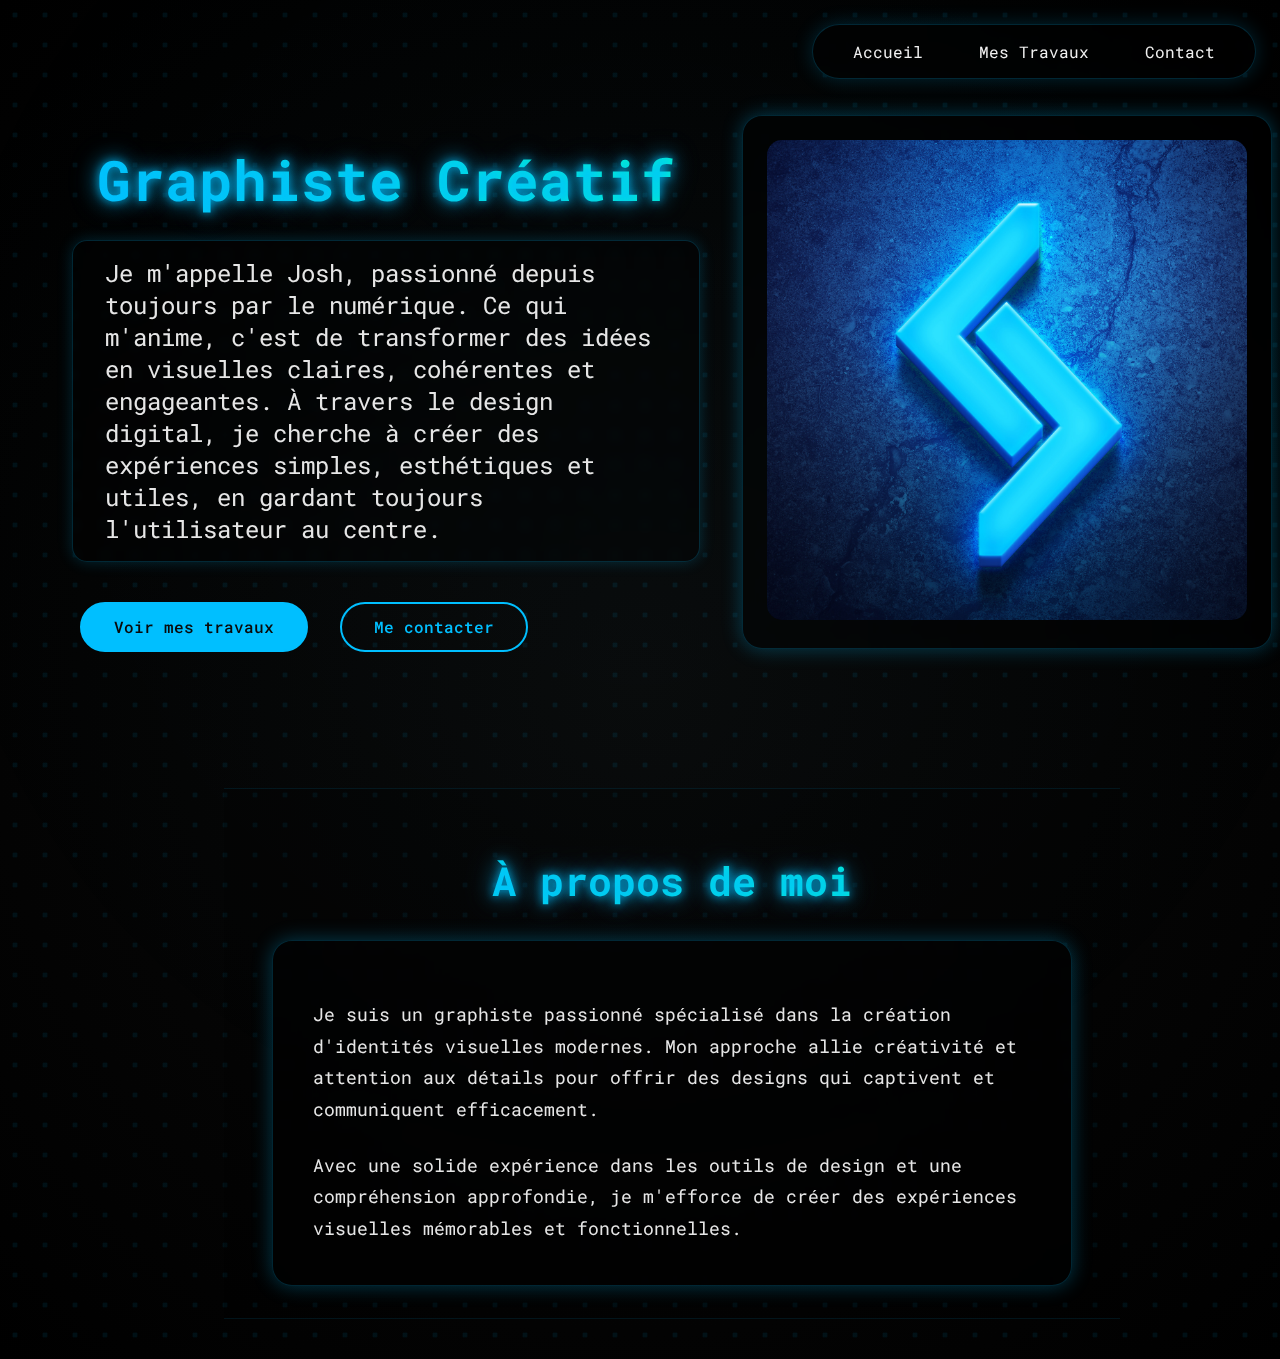
<file: index.html>
<!DOCTYPE html>
<html lang="fr">
<head>
    <meta charset="UTF-8">
    <meta name="viewport" content="width=device-width, initial-scale=1.0">
    <title>Accueil - Graphiste & Développeur</title>
    <link rel="stylesheet" href="style.css">
    <link href="https://fonts.googleapis.com/css2?family=Roboto+Mono:wght@300;400;500&display=swap" rel="stylesheet">
    <script src="https://cdnjs.cloudflare.com/ajax/libs/gsap/3.10.4/gsap.min.js"></script>
    <link rel="stylesheet" href="https://cdnjs.cloudflare.com/ajax/libs/font-awesome/5.15.4/css/all.min.css">
</head>
<body>
    <nav>
        <ul>
            <li><a href="index.html">Accueil</a></li>
            <li><a href="projets.html">Mes Travaux</a></li>
            <li><a href="contact.html">Contact</a></li>
        </ul>
    </nav>

    <main>
        <div class="hero-container">
            <div class="hero-content">
                <section class="hero">
                    <h1 class="neon-text">Graphiste Créatif</h1>
                    <p class="fade-in">Je m'appelle Josh, passionné depuis toujours par le numérique. Ce qui m'anime, c'est de transformer des idées en visuelles claires, cohérentes et engageantes. À travers le design digital, je cherche à créer des expériences simples, esthétiques et utiles, en gardant toujours l'utilisateur au centre.</p>
                    <div class="hero-buttons">
                        <a href="projets.html" class="btn-primary">Voir mes travaux</a>
                        <a href="contact.html" class="btn-secondary">Me contacter</a>
                    </div>
                </section>
            </div>
            <div class="profile-frame">
                <img src="images/LogoJosh.jpg" alt="Photo de profil de Josh" class="profile-image">
            </div>
        </div>  

        <!-- Section À propos -->
        <section id="about" class="about-section">
            <div class="about-container">
                <h2 class="neon-text">À propos de moi</h2>
                <div class="about-content">
                    <div class="about-card">
                        <p>
                            Je suis un graphiste passionné spécialisé dans la création d'identités visuelles
                            modernes. Mon approche allie créativité et attention aux détails pour offrir des
                            designs qui captivent et communiquent efficacement.
                        </p>
                        <p>
                            Avec une solide expérience dans les outils de design et une compréhension
                            approfondie, je m'efforce de créer des expériences visuelles mémorables et
                            fonctionnelles.
                        </p>
                    </div>
                </div>
            </div>
        </section>
    </main>
    <script src="script.js"></script>
</body>
</html>
</file>
<file: style.css>
:root {
    --primary-color: #00bfff;
    --bg-color: #0a0a0a;
    --text-color: #f0f0f0;
}

body {
    background: radial-gradient(
        circle at center,
        #0a0a0a 0%,
        #000000 100%
    );
    min-height: 100vh;
    color: var(--text-color);
    font-family: 'Roboto Mono', monospace;
    overflow-x: hidden;
}

/* Navigation */
nav {
    position: fixed;
    top: 1.5rem;
    right: 1.5rem;
    background: rgba(0, 0, 0, 0.3);
    border: 1px solid rgba(0, 191, 255, 0.2);
    border-radius: 30px;
    padding: 1rem 1.5rem;
    z-index: 100;
    backdrop-filter: blur(10px);
    box-shadow: 0 0 20px rgba(0, 191, 255, 0.2);
}

nav ul {
    list-style: none;
    margin: 0;
    padding: 0;
    display: flex;
    gap: 1.5rem;
}

nav ul li a {
    color: var(--text-color);
    text-decoration: none;
    font-weight: 400;
    font-size: 1rem;
    padding: 0.5rem 1rem;
    border-radius: 20px;
    transition: all 0.3s ease;
}

nav ul li a:hover {
    background: rgba(0, 191, 255, 0.1);
    color: var(--primary-color);
    text-shadow: 0 0 10px rgba(0, 191, 255, 0.8);
    box-shadow: 0 0 10px rgba(0, 191, 255, 0.3);
}

/* Conteneur principal */
main {
    max-width: none;
    width: 100%;
    margin: 0 auto;
    padding: 0 2rem;
    display: flex;
    flex-direction: column;
    align-items: center;
    position: relative;
    z-index: 1;
    background: transparent;
}

.hero-container {
    display: flex;
    justify-content: space-between;
    align-items: center;
    max-width: 1200px;
    margin: 4rem auto;
    padding: 2rem;
}

.hero-content {
    width: 55%;
}

.profile-frame {
    width: 40%;
    background: rgba(0, 0, 0, 0.4);
    border-radius: 20px;
    padding: 1.5rem;
    border: 1px solid rgba(0, 191, 255, 0.2);
    box-shadow: 0 0 20px rgba(0, 191, 255, 0.3);
    backdrop-filter: blur(10px);
}

.profile-image {
    width: 100%;
    border-radius: 15px;
    object-fit: cover;
    aspect-ratio: 1/1;
}

/* Ajustements pour le titre et la présentation */
.hero {
    text-align: left;
    padding: 0;
    margin-right: 2rem;
}

.hero h1.neon-text {
    font-size: 3rem;
    margin-bottom: 1.5rem;
}

.hero p.fade-in {
    max-width: 100%;
    margin: 0;
}

/* Page Projets */
.projets-grid {
    display: grid;
    grid-template-columns: repeat(auto-fit, minmax(280px, 1fr));
    gap: 5.5rem;
    padding: 2rem 0;
    width: 100%;
    max-width: 1200px;
    margin: 0 auto;
}

.projet-card {
    background: rgba(0, 0, 0, 0.3);
    border-radius: 15px;
    overflow: hidden;
    transition: transform 0.3s ease, box-shadow 0.3s ease;
    backdrop-filter: blur(5px);
}

.projet-card:hover {
    transform: translateY(-5px);
    box-shadow: 0 10px 20px rgba(0, 191, 255, 0.2);
}

.projet-card img {
    width: 100%;
    height: 200px;
    object-fit: cover;
}

.projet-content {
    padding: 1.5rem;
}

.projet-content h3 {
    margin-bottom: 0.75rem;
    font-size: 1.25rem;
}

.projet-content p {
    color: #ddd;
    line-height: 1.5;
}

/* Conteneur du formulaire */
.contact-container {
    display: flex;
    flex-direction: column;
    align-items: center;
    justify-content: center;
    min-height: 80vh;
    width: 100%;
    padding: 2rem;
}

/* Formulaire de contact */
.contact-form-container {
    width: 100%;
    max-width: 900px;
    margin: 2rem auto;
    padding: 2rem;
    display: flex;
    justify-content: center;
}

/* Titre */
.contact-container h1 {
    margin-bottom: 2rem;
    text-align: center;
}

/* Adaptations pour le formulaire */
.glow-form {
    width: 100%;
    max-width: 700px;
    margin: 0 auto;
    display: flex;
    flex-direction: column;
    align-items: stretch;
    background: rgba(0, 0, 0, 0.3);
    backdrop-filter: blur(5px);
}

.glow-form {
    display: flex;
    flex-direction: column;
    gap: 1.25rem;
}

.form-fields {
    display: flex;
    flex-direction: column;
    gap: 1.25rem;
}

.form-group {
    display: flex;
    flex-direction: column;
    gap: 0.5rem;
}

.glow-form input,
.glow-form textarea {
    width: 100%;
    box-sizing: border-box;
    padding: 0.75rem;
    background: rgba(0, 0, 0, 0.3);
    border: 1px solid rgba(0, 207, 255, 0.2);
    color: var(--white);
    border-radius: 0.5rem;
    transition: all 0.3s ease;
}

.glow-form textarea {
    min-height: 120px;
    resize: vertical;
}

.glow-form input:focus,
.glow-form textarea:focus {
    border-color: var(--primary);
    box-shadow: 0 0 10px rgba(0, 207, 255, 0.5);
}

/* Effet de particules subtiles */
body::before {
    content: '';
    position: fixed;
    top: 0;
    left: 0;
    width: 200%;
    height: 200%;
    background: 
        radial-gradient(
            circle,
            rgba(0, 191, 255, 0.05) 10%,
            transparent 10.01%
        ),
        radial-gradient(
            circle,
            rgba(0, 191, 255, 0.03) 15%,
            transparent 15.01%
        );
    background-size: 30px 30px;
    animation: moveBackground 100s linear infinite;
    z-index: -1;
    pointer-events: none;
}

/* Animation du fond */
@keyframes moveBackground {
    0% {
        transform: translate(0, 0);
    }
    25% {
        transform: translate(-25%, -25%);
    }
    50% {
        transform: translate(-50%, -50%);
    }
    75% {
        transform: translate(-25%, -25%);
    }
    100% {
        transform: translate(0, 0);
    }
}

/* Effet de lueur subtile */
body::after {
    content: '';
    position: fixed;
    top: 50%;
    left: 50%;
    width: 200%;
    height: 200%;
    background: radial-gradient(
        circle,
        rgba(0, 191, 255, 0.02) 0%,
        transparent 50%
    );
    transform: translate(-50%, -50%);
    z-index: -1;
    animation: rotateGlow 30s linear infinite;
}

@keyframes rotateGlow {
    from { transform: translate(-50%, -50%) rotate(0deg); }
    to { transform: translate(-50%, -50%) rotate(360deg); }
}

/* Responsive */
@media (max-width: 1200px) {
    .hero-container {
        flex-direction: column;
        text-align: center;
    }
    
    .hero-content, .profile-frame {
        width: 100%;
        max-width: 600px;
        margin: 1rem auto;
    }
}

@media (max-width: 768px) {
    nav {
        position: static;
        width: 100%;
        border-radius: 0;
        padding: 1rem;
        text-align: center;
        background: rgba(0, 0, 0, 0.5);
        border: none;
        box-shadow: none;
    }
    
    nav ul {
        flex-direction: column;
        gap: 1rem;
    }
    
    nav ul li a {
        display: block;
        padding: 0.8rem;
        font-size: 1.1rem;
    }
    
    .hero h1.neon-text {
        font-size: 2.5rem;
    }
    
    .hero p.fade-in {
        font-size: 1.2rem;
    }
    
    .hero-buttons {
        flex-direction: column;
        gap: 1rem;
    }
    
    .projets-grid {
        grid-template-columns: repeat(auto-fit, minmax(250px, 1fr));
        gap: 2rem;
    }
}

@media (max-width: 480px) {
    .hero h1.neon-text {
        font-size: 2rem;
    }
    
    .hero p.fade-in {
        font-size: 1rem;
    }
    
    .btn-primary, .btn-secondary {
        padding: 0.6rem 1.5rem;
        font-size: 0.9rem;
    }
    
    .social-icons-container {
        gap: 1.5rem;
    }
    
    .social-icon {
        font-size: 1.8rem;
    }
}

/* Styles pour le formulaire */
.glow-form {
    position: relative;
    overflow: hidden;
    padding: 2rem;
    border-radius: 15px;
    background: rgba(255, 255, 255, 0.05);
    border: 1px solid rgba(0, 207, 255, 0.1);
}

.glow-form input,
.glow-form textarea {
    background: rgba(0, 0, 0, 0.5);
    border: 1px solid rgba(0, 207, 255, 0.2);
    color: #00cfff;
    transition: all 0.3s ease;
}

.glow-form input:focus,
.glow-form textarea:focus {
    border-color: #00cfff;
    box-shadow: 0 0 10px rgba(0, 207, 255, 0.5);
}

.glow-form button {
    background: linear-gradient(45deg, #00cfff, #00a8ff);
    color: #0a0a0a;
    border: none;
    transition: all 0.3s ease;
}

.glow-form button:hover {
    transform: translateY(-2px);
    box-shadow: 0 5px 15px rgba(0, 207, 255, 0.4);
}

/* Messages de réponse */
#form-response {
    margin-top: 1rem;
    padding: 1rem;
    border-radius: 5px;
    transition: all 0.3s ease;
}

#form-response.success {
    background: rgba(0, 255, 0, 0.1);
    border: 1px solid rgba(0, 255, 0, 0.2);
    color: #00ff00;
}

#form-response.error {
    background: rgba(255, 0, 0, 0.1);
    border: 1px solid rgba(255, 0, 0, 0.2);
    color: #ff0000;
}

/* Styles de la carte */
.card {
  --white: hsl(0, 0%, 100%);
  --black: hsl(240, 15%, 9%);
  --paragraph: hsl(0, 0%, 83%);
  --line: hsl(240, 9%, 17%);
  --primary: hsl(189, 92%, 58%);

  position: relative;
  display: flex;
  flex-direction: column;
  gap: 1rem;
  padding: 1.5rem;
  width: 100%;
  max-width: 600px;
  background-color: hsla(240, 15%, 9%, 1);
  background-image: radial-gradient(
      at 88% 40%,
      hsla(240, 15%, 9%, 1) 0px,
      transparent 85%
    ),
    radial-gradient(at 49% 30%, hsla(240, 15%, 9%, 1) 0px, transparent 85%),
    radial-gradient(at 14% 26%, hsla(240, 15%, 9%, 1) 0px, transparent 85%),
    radial-gradient(at 0% 64%, hsl(189, 99%, 26%) 0px, transparent 85%),
    radial-gradient(at 41% 94%, hsl(189, 97%, 36%) 0px, transparent 85%),
    radial-gradient(at 100% 99%, hsl(188, 94%, 13%) 0px, transparent 85%);
  border-radius: 1rem;
  box-shadow: 0px -16px 24px 0px rgba(255, 255, 255, 0.25) inset;
}

.card__border {
  overflow: hidden;
  pointer-events: none;
  position: absolute;
  z-index: -10;
  top: 50%;
  left: 50%;
  transform: translate(-50%, -50%);
  width: calc(100% + 2px);
  height: calc(100% + 2px);
  background-image: linear-gradient(
    0deg,
    hsl(0, 0%, 100%) -50%,
    hsl(0, 0%, 40%) 100%
  );
  border-radius: 1rem;
}

.card__border::before {
  content: "";
  pointer-events: none;
  position: fixed;
  z-index: 200;
  top: 50%;
  left: 50%;
  transform: translate(-50%, -50%), rotate(0deg);
  transform-origin: left;
  width: 200%;
  height: 10rem;
  background-image: linear-gradient(
    0deg,
    hsla(0, 0%, 100%, 0) 0%,
    hsl(189, 100%, 50%) 40%,
    hsl(189, 100%, 50%) 60%,
    hsla(0, 0%, 40%, 0) 100%
  );
  animation: rotate 8s linear infinite;
}

@keyframes rotate {
  to {
    transform: rotate(360deg);
  }
}

.card_title__container {
  text-align: center;
}

.card_title {
  font-size: 2.5rem;
  background: linear-gradient(45deg, #00bfff, #00ffbf);
  -webkit-background-clip: text;
  background-clip: text;
  color: transparent;
  text-shadow: 0 0 10px rgba(0, 191, 255, 0.8),
               0 0 20px rgba(0, 191, 255, 0.6),
               0 0 30px rgba(0, 191, 255, 0.4);
  animation: textGlow 3s ease-in-out infinite alternate;
  text-align: center;
  margin: 0.5rem 0;
  padding: 0.5rem;
  display: inline-block;
}

.card_paragraph {
  margin-top: 0.5rem;
  font-size: 0.9rem;
  color: var(--paragraph);
}

.line {
  width: 100%;
  height: 1px;
  background-color: var(--line);
  border: none;
}

.card__list {
  display: flex;
  flex-direction: column;
  gap: 1rem;
}

.card__list_item {
  display: flex;
  flex-direction: column;
  gap: 0.5rem;
}

.button {
  cursor: pointer;
  padding: 0.75rem;
  width: 100%;
  background-image: linear-gradient(
    0deg,
    hsl(189, 92%, 58%),
    hsl(189, 99%, 26%) 100%
  );
  font-size: 1rem;
  color: var(--white);
  border: 0;
  border-radius: 9999px;
  box-shadow: inset 0 -2px 25px -4px var(--white);
  transition: transform 0.2s ease;
}

.button:hover {
  transform: translateY(-2px);
}

/* Adaptations pour le formulaire */
.glow-form {
  background: transparent;
  border: none;
  padding: 0;
}

.glow-form input,
.glow-form textarea {
  background: rgba(0, 0, 0, 0.3);
  border: 1px solid rgba(0, 207, 255, 0.2);
  color: var(--white);
  padding: 0.75rem;
  border-radius: 0.5rem;
}

.glow-form input:focus,
.glow-form textarea:focus {
  border-color: var(--primary);
  box-shadow: 0 0 10px rgba(0, 207, 255, 0.5);
}

/* Adaptations pour les projets */
.projets-grid .card img {
  width: 100%;
  height: 200px;
  object-fit: cover;
  border-radius: 0.5rem;
}

/* Titres */
h1, h2, h3 {
    text-align: center;
    width: 100%;
}

/* Carte à retournement */
.flip-card {
    background-color: transparent;
    width: 100%;
    max-width: 300px;
    height: 360px;
    perspective: 1000px;
  }
  
  .flip-card-inner {
    position: relative;
    width: 100%;
    height: 100%;
    transition: transform 0.6s ease;
    transform-style: preserve-3d;
    transform-origin: center center;
}

.flip-card:hover .flip-card-inner {
    transform: rotateY(180deg);
}

/* Faces de la carte */
.flip-card-front,
.flip-card-back {
    position: absolute;
    width: 100%;
    height: 100%;
    padding: 1.5rem;
    backface-visibility: hidden;
    border-radius: 1rem;
    display: flex;
    flex-direction: column;
    justify-content: center;
    align-items: center;
    color: var(--text-color);
    text-align: center;
  
    /* Réutilisation du fond stylisé de .card */
    background-color: hsla(240, 15%, 9%, 1);
    background-image:
      radial-gradient(at 88% 40%, hsla(240, 15%, 9%, 1) 0px, transparent 85%),
      radial-gradient(at 49% 30%, hsla(240, 15%, 9%, 1) 0px, transparent 85%),
      radial-gradient(at 14% 26%, hsla(240, 15%, 9%, 1) 0px, transparent 85%),
      radial-gradient(at 0% 64%, hsl(189, 99%, 26%) 0px, transparent 85%),
      radial-gradient(at 41% 94%, hsl(189, 97%, 36%) 0px, transparent 85%),
      radial-gradient(at 100% 99%, hsl(188, 94%, 13%) 0px, transparent 85%);
    box-shadow: 0px -16px 24px 0px rgba(255, 255, 255, 0.25) inset;
  }  
  
  .flip-card-front img {
    width: 100%;
    height: 200px;
    object-fit: cover;
    border-radius: 0.75rem;
    margin-bottom: 1rem;
    -webkit-mask-image: linear-gradient(to bottom, black 80%, transparent 100%);
    mask-image: linear-gradient(to bottom, black 80%, transparent 100%);
  }
  
  .flip-card-back {
    background: rgba(0, 191, 255, 0.1);
    transform: rotateY(180deg);
  }

/* Contour lumineux autour des cartes */
.flip-card {
  position: relative;
  background-color: transparent;
  width: 100%;
  max-width: 300px;
  height: 360px;
  perspective: 1000px;
  border-radius: 1rem;
}

.flip-card-border {
  overflow: hidden;
  pointer-events: none;
  position: absolute;
  z-index: 0;
  top: 50%;
  left: 50%;
  transform: translate(-50%, -50%);
  width: calc(100% + 2px);
  height: calc(100% + 2px);
  border-radius: 1rem;
  background-image: linear-gradient(
    0deg,
    hsl(0, 0%, 100%) -50%,
    hsl(0, 0%, 40%) 100%
  );
  box-shadow: 0 0 10px rgba(0, 191, 255, 0.6);
}

/* Faces des cartes */
.flip-card-inner {
  position: relative;
  z-index: 1;
  width: 100%;
  height: 100%;
  transition: transform 0.6s ease;
  transform-style: preserve-3d;
  transform-origin: center center;
  border-radius: 1rem;
}

.flip-card:hover .flip-card-inner {
  transform: rotateY(180deg) translateZ(0);
}

.flip-card-front,
.flip-card-back {
  position: absolute;
  width: 100%;
  height: 100%;
  padding: 1.5rem;
  backface-visibility: hidden;
  border-radius: 1rem;
  display: flex;
  flex-direction: column;
  justify-content: center;
  align-items: center;
  color: var(--text-color);
  text-align: center;

  background-color: hsla(240, 15%, 9%, 1);
  background-image:
    radial-gradient(at 88% 40%, hsla(240, 15%, 9%, 1) 0px, transparent 85%),
    radial-gradient(at 49% 30%, hsla(240, 15%, 9%, 1) 0px, transparent 85%),
    radial-gradient(at 14% 26%, hsla(240, 15%, 9%, 1) 0px, transparent 85%),
    radial-gradient(at 0% 64%, hsl(189, 99%, 26%) 0px, transparent 85%),
    radial-gradient(at 41% 94%, hsl(189, 97%, 36%) 0px, transparent 85%),
    radial-gradient(at 100% 99%, hsl(188, 94%, 13%) 0px, transparent 85%);
  box-shadow: inset 0 -16px 24px rgba(255, 255, 255, 0.25);
}

.flip-card-front img {
  width: 100%;
  height: 300px;
  object-fit: cover;
  border-radius: 0.75rem;
  margin-bottom: 1rem;
  -webkit-mask-image: linear-gradient(to bottom, black 75%, transparent 100%);
  mask-image: linear-gradient(to bottom, black 75%, transparent 100%);
}

.flip-card-back {
  transform: rotateY(180deg);
}

/* Style du texte principal */
.hero h1.neon-text {
    font-size: 3.5rem;
    background: linear-gradient(45deg, #00bfff, #00ffbf);
    -webkit-background-clip: text;
    background-clip: text;
    color: transparent;
    text-shadow: 0 0 10px rgba(0, 191, 255, 0.8),
                 0 0 20px rgba(0, 191, 255, 0.6),
                 0 0 30px rgba(0, 191, 255, 0.4);
    animation: textGlow 3s ease-in-out infinite alternate;
}

.hero p.fade-in {
    font-size: 1.5rem;
    color: rgba(255, 255, 255, 0.9);
    background: rgba(0, 0, 0, 0.3);
    padding: 1rem 2rem;
    border-radius: 15px;
    border: 1px solid rgba(0, 191, 255, 0.2);
    box-shadow: 0 0 15px rgba(0, 191, 255, 0.2);
    backdrop-filter: blur(5px);
    max-width: 600px;
    margin: 1rem auto;
}

/* Animation du texte */
@keyframes textGlow {
    0% {
        text-shadow: 0 0 10px rgba(0, 191, 255, 0.8),
                     0 0 20px rgba(0, 191, 255, 0.6),
                     0 0 30px rgba(0, 191, 255, 0.4);
    }
    100% {
        text-shadow: 0 0 15px rgba(0, 191, 255, 1),
                     0 0 30px rgba(0, 191, 255, 0.8),
                     0 0 45px rgba(0, 191, 255, 0.6);
    }
}

/* Animation d'apparition */
@keyframes fadeIn {
    from { opacity: 0; transform: translateY(20px); }
    to { opacity: 1; transform: translateY(0); }
}

.fade-in {
    animation: fadeIn 1.5s ease-out;
}

/* Section À propos */
.about-section {
    padding: 2rem 3rem;
    margin: 2rem 0;
    background: rgba(0, 0, 0, 0.2);
    border-top: 1px solid rgba(0, 191, 255, 0.1);
    border-bottom: 1px solid rgba(0, 191, 255, 0.1);
}

.about-container {
    max-width: 800px;
    margin: 0 auto;
}

.about-card {
    background: rgba(0, 0, 0, 0.4);
    border-radius: 20px;
    padding: 2.5rem;
    border: 1px solid rgba(0, 191, 255, 0.2);
    box-shadow: 0 0 20px rgba(0, 191, 255, 0.3);
    backdrop-filter: blur(10px);
    margin-top: 2rem;
}

.about-card p {
    font-size: 1.1rem;
    line-height: 1.8;
    color: rgba(255, 255, 255, 0.9);
    margin-bottom: 1.5rem;
}

.about-card p:last-child {
    margin-bottom: 0;
}

/* Titre À propos */
.about-section h2.neon-text {
    font-size: 2.5rem;
    background: linear-gradient(45deg, #00bfff, #00ffbf);
    -webkit-background-clip: text;
    background-clip: text;
    color: transparent;
    text-shadow: 0 0 10px rgba(0, 191, 255, 0.8),
                 0 0 20px rgba(0, 191, 255, 0.6),
                 0 0 30px rgba(0, 191, 255, 0.4);
    animation: textGlow 3s ease-in-out infinite alternate;
}

/* Boutons */
.btn-primary,
.btn-secondary {
    display: inline-block;
    padding: 0.8rem 2rem;
    border-radius: 25px;
    text-decoration: none;
    font-weight: 500;
    transition: all 0.3s ease;
    margin: 0.5rem;
}

.btn-primary {
    background: var(--primary-color);
    color: var(--bg-color);
    border: 2px solid var(--primary-color);
}

.btn-secondary {
    background: transparent;
    color: var(--primary-color);
    border: 2px solid var(--primary-color);
}

.btn-primary:hover {
    background: #00a3cc;
    transform: translateY(-2px);
    box-shadow: 0 5px 15px rgba(0, 191, 255, 0.3);
}

.btn-secondary:hover {
    background: rgba(0, 191, 255, 0.1);
    transform: translateY(-2px);
}

/* Boutons dans la section hero */
.hero-buttons {
    margin-top: 2rem;
    display: flex;
    gap: 1rem;
    flex-wrap: wrap;
}

/* Titre Mes Projets */
main h1.neon-text {
    font-size: 3.5rem;
    background: linear-gradient(45deg, #00bfff, #00ffbf);
    -webkit-background-clip: text;
    background-clip: text;
    color: transparent;
    text-shadow: 0 0 10px rgba(0, 191, 255, 0.8),
                 0 0 20px rgba(0, 191, 255, 0.6),
                 0 0 30px rgba(0, 191, 255, 0.4);
    animation: textGlow 3s ease-in-out infinite alternate;
    text-align: center;
    margin-bottom: 2rem;
}

/* Conteneur du bouton Portfolio */
.portfolio-button-container {
    text-align: center;
    margin: 3rem 0;
    padding: 2rem 0;
}

/* Bouton Portfolio */
.portfolio-button-container .btn-primary {
    background: transparent;
    color: var(--primary-color);
    border: 2px solid var(--primary-color);
    transition: all 0.3s ease;
}

.portfolio-button-container .btn-primary:hover {
    background: rgba(0, 191, 255, 0.1);
    transform: translateY(-2px);
    box-shadow: 0 0 15px rgba(0, 191, 255, 0.3);
}

/* Conteneur des icônes sociales */
.social-icons-container {
    display: flex;
    justify-content: center;
    gap: 3rem;
    margin: 0.5rem 0;
    padding: 0.5rem 0;
}

/* Style des icônes sociales */
.social-icon {
    font-size: 2.5rem;
    color: var(--primary-color);
    text-decoration: none;
    transition: all 0.3s ease;
}

.social-icon.neon-text {
    background: linear-gradient(45deg, #00bfff, #00ffbf);
    -webkit-background-clip: text;
    background-clip: text;
    color: transparent;
    text-shadow: 0 0 5px rgba(0, 191, 255, 0.6),
                0 0 10px rgba(0, 191, 255, 0.4),
                0 0 15px rgba(0, 191, 255, 0.2);
    animation: textGlow 3s ease-in-out infinite alternate;
}

@keyframes textGlow {
    0% {
        text-shadow: 0 0 5px rgba(0, 191, 255, 0.6),
                     0 0 10px rgba(0, 191, 255, 0.4),
                     0 0 15px rgba(0, 191, 255, 0.2);
    }
    100% {
        text-shadow: 0 0 8px rgba(0, 191, 255, 0.8),
                     0 0 15px rgba(0, 191, 255, 0.6),
                     0 0 20px rgba(0, 191, 255, 0.4);
    }
}

.social-icon:hover {
    transform: translateY(-3px);
    text-shadow: 0 0 15px rgba(0, 191, 255, 1),
                 0 0 30px rgba(0, 191, 255, 0.8),
                 0 0 45px rgba(0, 191, 255, 0.6);
}

/* Suppression des styles liés au volume */
.slider {
  display: none;
}

/* Suppression de l'iframe audio */
#background-audio {
  display: none;
}
</file>
